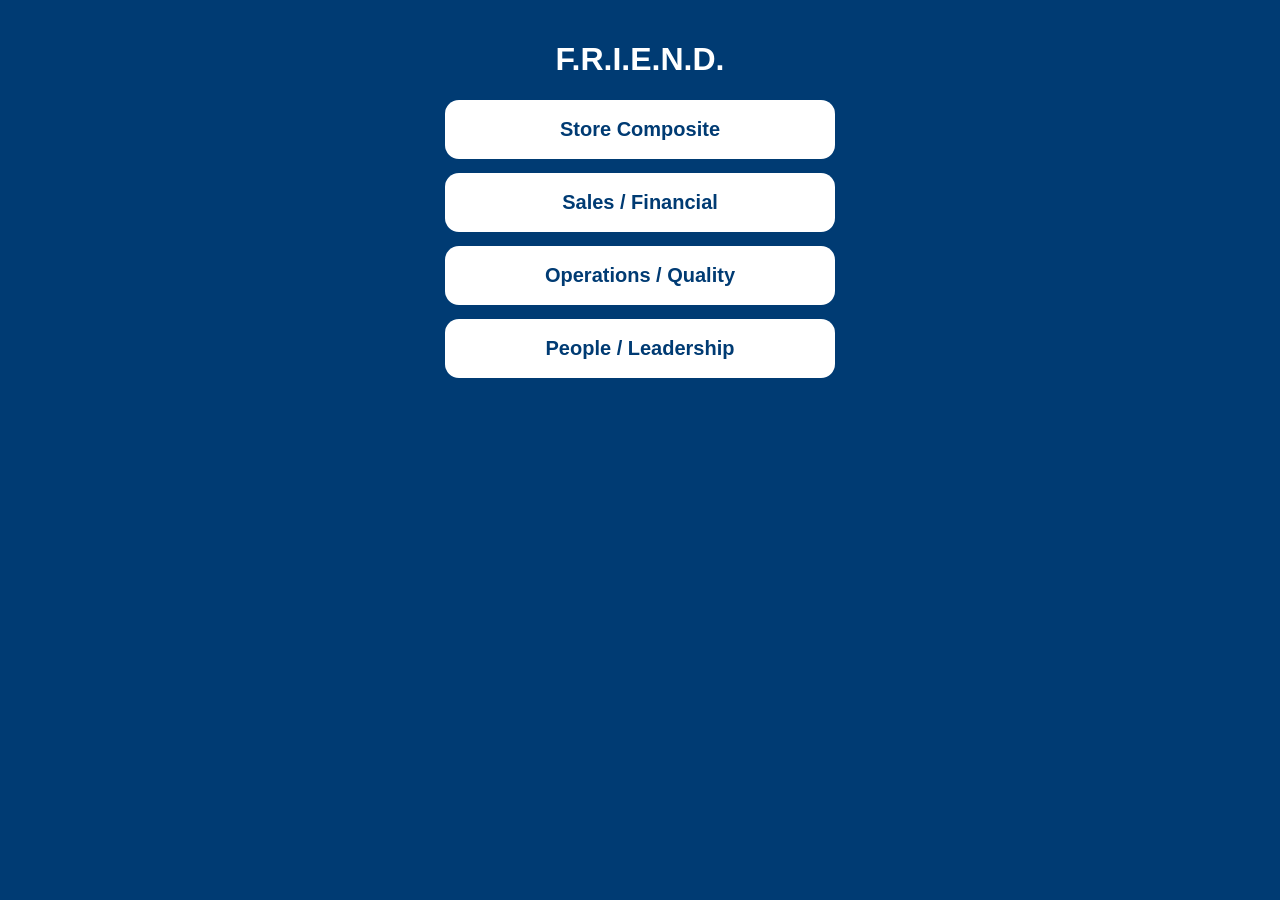
<file: index.html>
<!DOCTYPE html>
<html>
<head>
<meta name="viewport" content="width=device-width, initial-scale=1.0">
<title>F.R.I.E.N.D.</title>
<style>
body{margin:0;background:#003b73;font-family:Arial;color:white}
.app{max-width:430px;margin:0 auto;min-height:100vh;padding:20px;box-sizing:border-box}
h1{text-align:center}
a{display:block;background:white;color:#003b73;text-decoration:none;
padding:18px;margin:14px 0;border-radius:14px;font-size:20px;font-weight:bold;text-align:center}
</style>
</head>
<body>
<div class="app">
<h1>F.R.I.E.N.D.</h1>

<a href="store-composite.html">Store Composite</a>
<a href="sales-financial.html">Sales / Financial</a>
<a href="operations-quality.html">Operations / Quality</a>
<a href="people-leadership.html">People / Leadership</a>

</div>
</body>
</html>
</file>
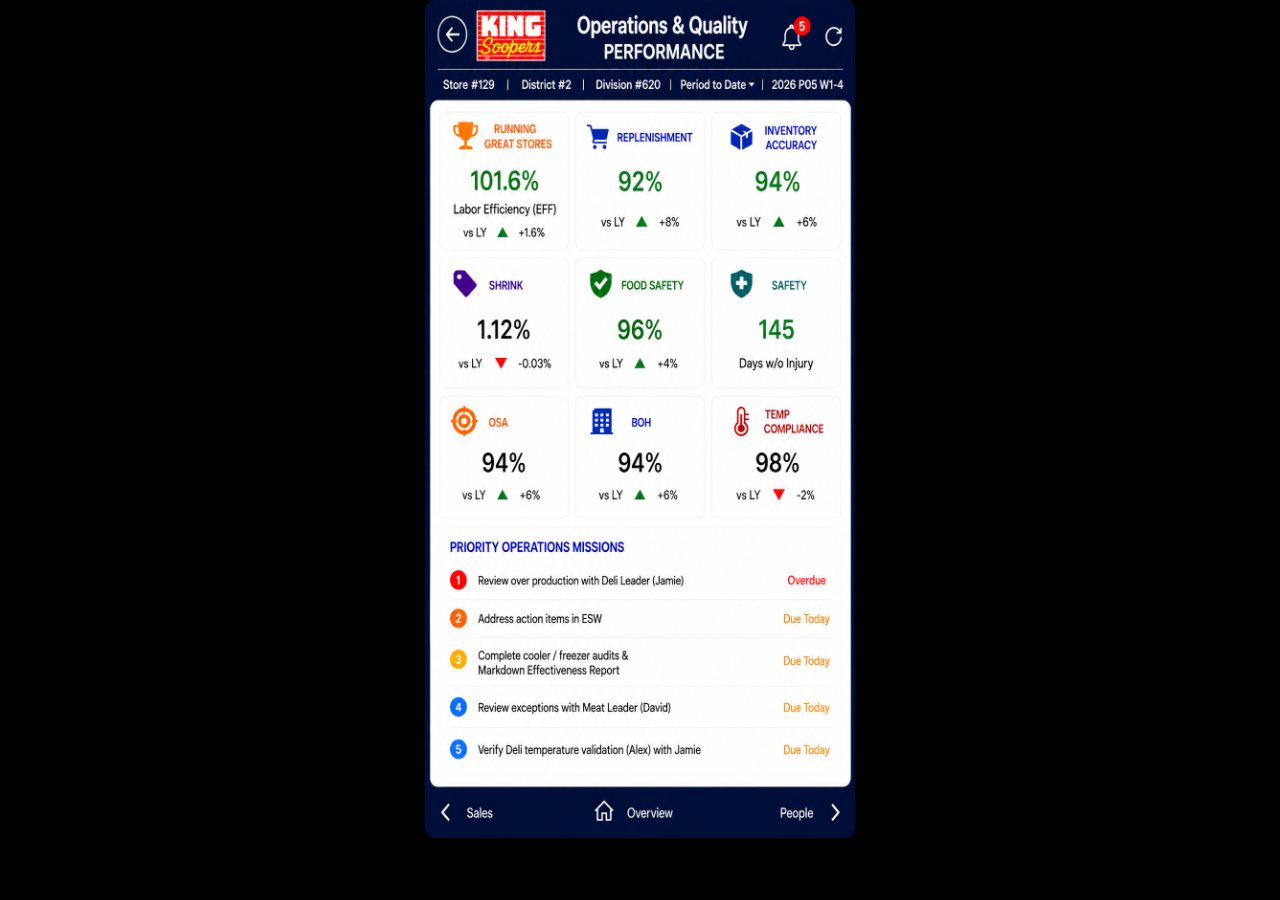
<file: operations-quality.html>
<!DOCTYPE html><html lang="en"><head><meta charset="UTF-8"><meta name="viewport" content="width=device-width,initial-scale=1,viewport-fit=cover"><title>Operations & Quality Performance</title><link rel="stylesheet" href="composite.css"></head><body><main class="phone"><section class="screen"><img src="operations-quality.png" alt="Operations and Quality Performance">
<a class="hotspot" href="alerts.html" title="Alerts" style="left:82%;top:1%;width:10%;height:7%"></a><a class="hotspot" href="operations-quality.html" title="Refresh" style="left:91%;top:1%;width:8%;height:7%"></a>
<a class="hotspot" href="labor.html" title="Running Great Stores" style="left:3%;top:15%;width:30%;height:18%"></a>
<a class="hotspot" href="production.html" title="Replenishment" style="left:34%;top:15%;width:30%;height:18%"></a>
<a class="hotspot" href="inventory.html" title="Inventory Accuracy" style="left:65%;top:15%;width:32%;height:18%"></a>
<a class="hotspot" href="shrink.html" title="Shrink" style="left:3%;top:34%;width:30%;height:16%"></a>
<a class="hotspot" href="food-safety.html" title="Food Safety" style="left:34%;top:34%;width:30%;height:16%"></a>
<a class="hotspot" href="safety.html" title="Safety" style="left:65%;top:34%;width:32%;height:16%"></a>
<a class="hotspot" href="sales.html" title="OSA" style="left:3%;top:51%;width:30%;height:16%"></a>
<a class="hotspot" href="inventory.html" title="BOH" style="left:34%;top:51%;width:30%;height:16%"></a>
<a class="hotspot" href="temperature.html" title="Temperature Compliance" style="left:65%;top:51%;width:32%;height:16%"></a>
<a class="hotspot" href="shrink.html" title="Mission 1" style="left:4%;top:71%;width:92%;height:4%"></a>
<a class="hotspot" href="shrink.html" title="Mission 2" style="left:4%;top:75%;width:92%;height:4%"></a>
<a class="hotspot" href="food-safety.html" title="Mission 3" style="left:4%;top:79%;width:92%;height:5%"></a>
<a class="hotspot" href="food-safety.html" title="Mission 4" style="left:4%;top:84%;width:92%;height:4%"></a>
<a class="hotspot" href="temperature.html" title="Mission 5" style="left:4%;top:88%;width:92%;height:4%"></a>
<a class="hotspot" href="sales-financial.html" title="Back: Sales" style="left:0%;top:95%;width:33%;height:5%"></a>
<a class="hotspot" href="index.html" title="Home" style="left:34%;top:95%;width:32%;height:5%"></a>
<a class="hotspot" href="people-leadership.html" title="Next: People" style="left:67%;top:95%;width:33%;height:5%"></a>
</section></main></body></html>
</file>
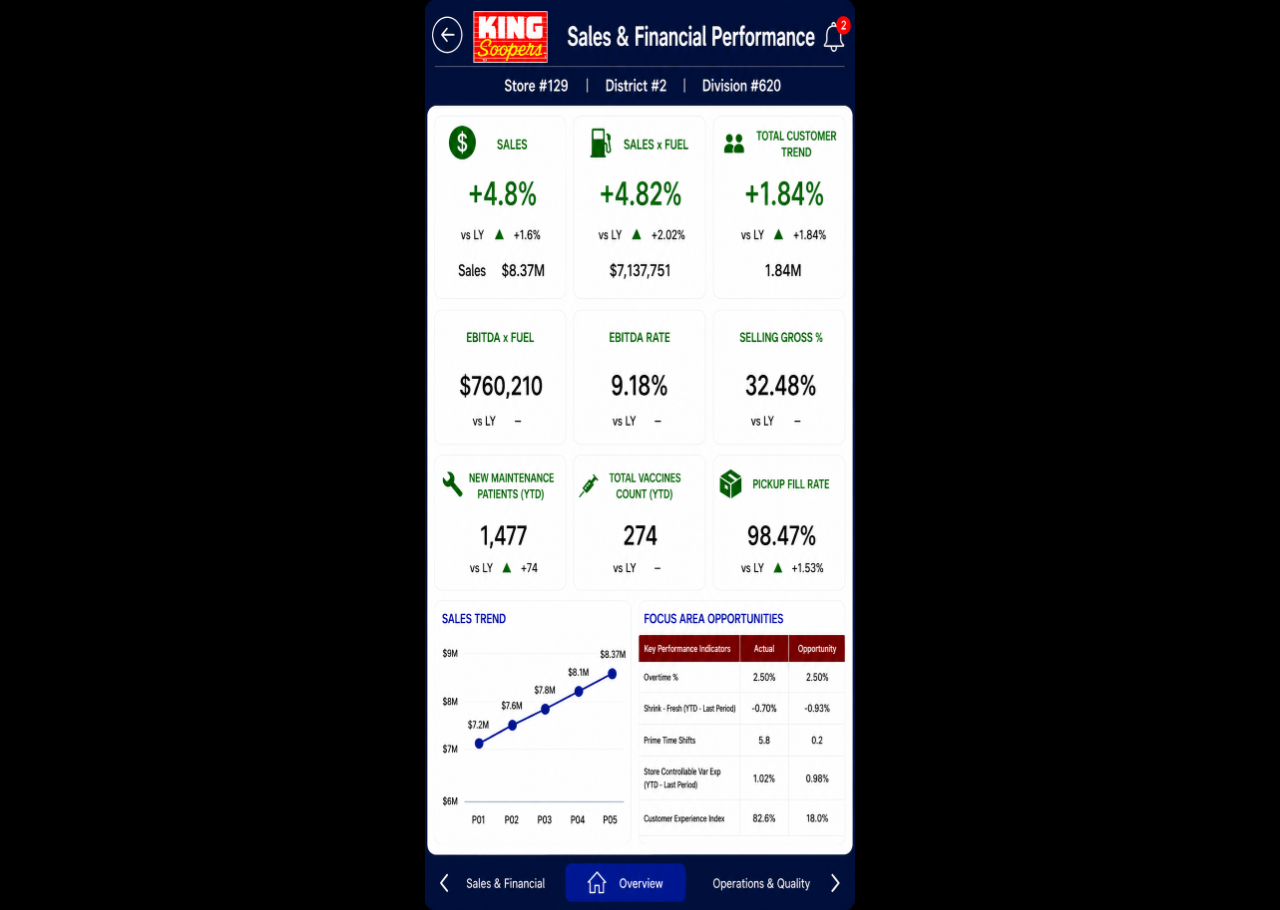
<file: sales-financial.html>
<!DOCTYPE html><html lang="en"><head><meta charset="UTF-8"><meta name="viewport" content="width=device-width,initial-scale=1,viewport-fit=cover"><title>Sales & Financial Performance</title><link rel="stylesheet" href="composite.css"></head><body><main class="phone"><section class="screen"><img src="sales-financial.png" alt="Sales and Financial Performance">
<a class="hotspot" href="alerts.html" title="Alerts" style="left:88%;top:1%;width:10%;height:7%"></a>
<a class="hotspot" href="sales.html" title="Sales" style="left:2%;top:15%;width:31%;height:21%"></a>
<a class="hotspot" href="sales.html" title="Sales x Fuel" style="left:34%;top:15%;width:30%;height:21%"></a>
<a class="hotspot" href="profile.html" title="Customer Trend" style="left:65%;top:15%;width:32%;height:21%"></a>
<a class="hotspot" href="maximo.html" title="Maintenance Patients" style="left:2%;top:52%;width:31%;height:17%"></a>
<a class="hotspot" href="food-safety.html" title="Vaccines Count" style="left:34%;top:52%;width:30%;height:17%"></a>
<a class="hotspot" href="ordering.html" title="Pickup Fill Rate" style="left:65%;top:52%;width:32%;height:17%"></a>
<a class="hotspot" href="store-composite.html" title="Back: Composite Overview" style="left:0%;top:95%;width:33%;height:5%"></a>
<a class="hotspot" href="index.html" title="Home" style="left:34%;top:95%;width:32%;height:5%"></a>
<a class="hotspot" href="operations-quality.html" title="Next: Operations and Quality" style="left:67%;top:95%;width:33%;height:5%"></a>
</section></main></body></html>
</file>
<file: composite.css>
*{box-sizing:border-box}

html,body{
  margin:0;
  padding:0;
  background:#000;
  width:100%;
  min-height:100%;
  overflow-x:hidden;
}

body{
  display:flex;
  justify-content:center;
  align-items:flex-start;
}

.phone{
  width:100%;
  max-width:430px;
  margin:0 auto;
  background:#000;
}

.screen{
  position:relative;
  width:100%;
  line-height:0;
}

.screen img{
  width:100%;
  height:auto;
  display:block;
}

.hotspot{
  position:absolute;
  display:block;
  background:transparent;
  text-decoration:none;
  z-index:9999;
}
</file>
